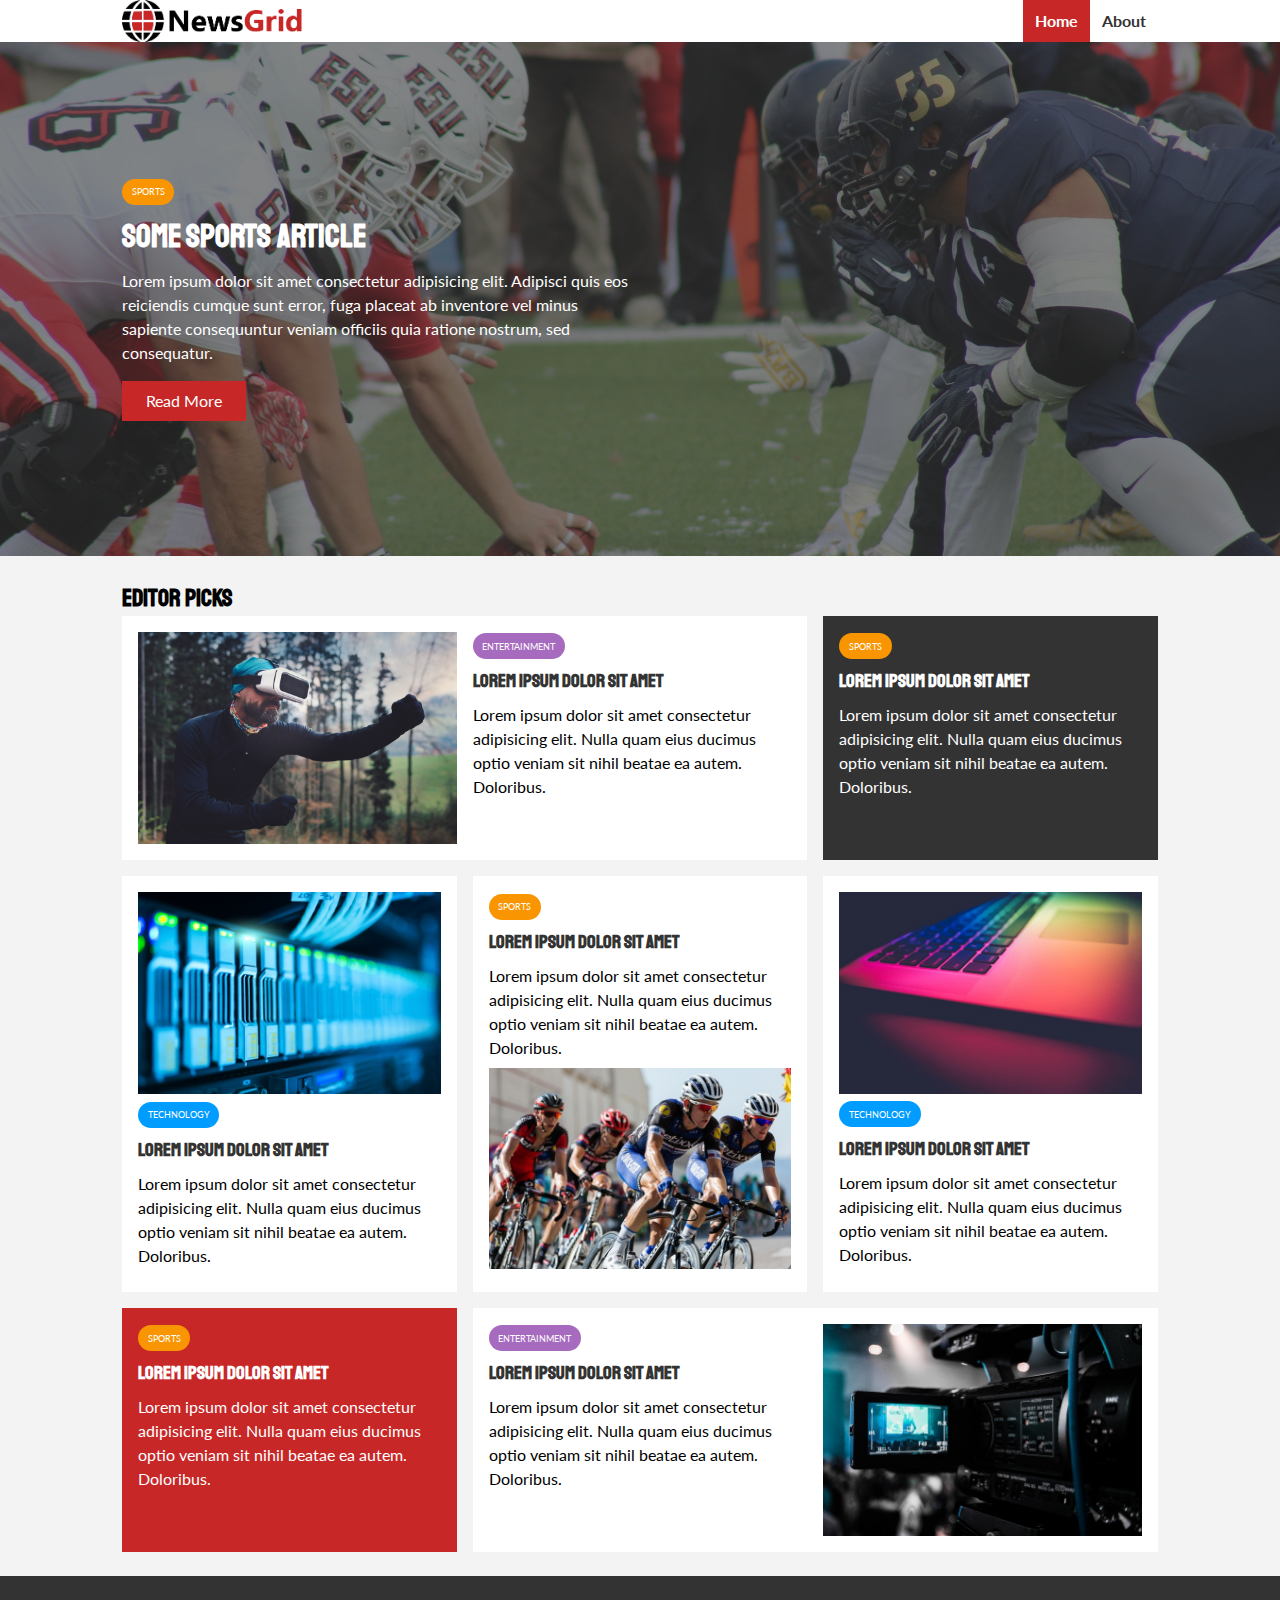
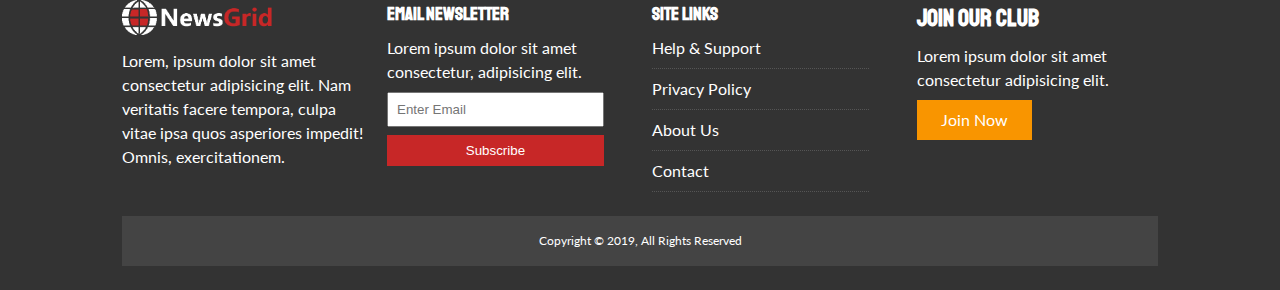
<file: index.html>
<!DOCTYPE html>
<html lang="en">
  <head>
    <meta charset="UTF-8" />
    <meta http-equiv="X-UA-Compatible" content="IE=edge" />
    <meta name="viewport" content="width=device-width, initial-scale=1.0" />
    <link
      rel="stylesheet"
      href="https://use.fontawesome.com/releases/v5.6.3/css/all.css"
      integrity="sha384-UHRtZLI+pbxtHCWp1t77Bi1L4ZtiqrqD80Kn4Z8NTSRyMA2Fd33n5dQ8lWUE00s/"
      crossorigin="anonymous"
    />
    <link
      href="https://fonts.googleapis.com/css?family=Lato|Staatliches"
      rel="stylesheet"
    />
    <link rel="stylesheet" href="css/styles.css" />
    <link
      rel="stylesheet"
      media="screen and (max-width: 768px)"
      href="css/mobile.css"
    />
    <title>NewsGrid</title>
  </head>
  <body>
    <nav id="main-nav">
      <div class="container">
        <img src="./img/logo.png" alt="Logo" class="logo" />
        <div class="social">
          <a href="http://facebook.com" target="_blank"
            ><i class="fab fa-facebook fa-2x"></i
          ></a>
          <a href="http://twitter.com" target="_blank"
            ><i class="fab fa-twitter fa-2x"></i
          ></a>
          <a href="http://instagram.com" target="_blank"
            ><i class="fab fa-instagram fa-2x"></i
          ></a>
          <a href="http://youtube.com" target="_blank"
            ><i class="fab fa-youtube fa-2x"></i
          ></a>
        </div>
        <ul>
          <li><a href="index.html" class="current">Home</a></li>
          <li><a href="about.html">About</a></li>
        </ul>
      </div>
    </nav>

    <!-- Showcase -->
    <header id="showcase">
      <div class="container">
        <div class="showcase-container">
          <div class="showcase-content">
            <div class="category category-sports">Sports</div>
            <h1>Some Sports Article</h1>
            <p>
              Lorem ipsum dolor sit amet consectetur adipisicing elit. Adipisci
              quis eos reiciendis cumque sunt error, fuga placeat ab inventore
              vel minus sapiente consequuntur veniam officiis quia ratione
              nostrum, sed consequatur.
            </p>
            <a href="article.html" class="btn btn-primary">Read More</a>
          </div>
        </div>
      </div>
    </header>

  <!-- Home Articles -->
  <section id="home-articles" class="py-2">
    <div class="container">
        <h2>Editor Picks</h2>
        <div class="articles-container">
          <article class="card">
            <img src="img/articles/ent1.jpg" alt="">
            <div>
              <div class="category category-ent">Entertainment</div>
              <h3>
                <a href="article.html">Lorem ipsum dolor sit amet</a>
              </h3>
              <p>Lorem ipsum dolor sit amet consectetur adipisicing elit. Nulla quam eius ducimus optio veniam sit nihil beatae ea autem. Doloribus.</p>
            </div>
          </article>
          <article class="bg-dark" style="padding: 1rem;">
            <div class="category category-sports" >Sports</div>
            <h3>
              <a href="article.html">Lorem ipsum dolor sit amet</a>
            </h3>
            <p>Lorem ipsum dolor sit amet consectetur adipisicing elit. Nulla quam eius ducimus optio veniam sit nihil beatae ea autem. Doloribus.</p>
          </article>
          <article class="card">
            <img src="img/articles/tech1.jpg" alt="">
            <div class="category category-tech">Technology</div>
            <h3>
              <a href="article.html">Lorem ipsum dolor sit amet</a>
            </h3>
            <p>Lorem ipsum dolor sit amet consectetur adipisicing elit. Nulla quam eius ducimus optio veniam sit nihil beatae ea autem. Doloribus.</p>
          </article>
          <article class="card">
            <div class="category category-sports">Sports</div>
            <h3>
              <a href="article.html">Lorem ipsum dolor sit amet</a>
            </h3>
            <p>Lorem ipsum dolor sit amet consectetur adipisicing elit. Nulla quam eius ducimus optio veniam sit nihil beatae ea autem. Doloribus.</p>
            <img src="img/articles/sports1.jpg" alt="">
          </article>
          <article class="card">
            <img src="img/articles/tech2.jpg" alt="">
            <div class="category category-tech">Technology</div>
            <h3>
              <a href="article.html">Lorem ipsum dolor sit amet</a>
            </h3>
            <p>Lorem ipsum dolor sit amet consectetur adipisicing elit. Nulla quam eius ducimus optio veniam sit nihil beatae ea autem. Doloribus.</p>
          </article>
          <article class="bg-primary" style="padding: 1rem;">
            <div class="category category-sports">Sports</div>
            <h3>
              <a href="article.html">Lorem ipsum dolor sit amet</a>
            </h3>
            <p>Lorem ipsum dolor sit amet consectetur adipisicing elit. Nulla quam eius ducimus optio veniam sit nihil beatae ea autem. Doloribus.</p>
          </article>
          <article class="card">
            <div>
              <div class="category category-ent">Entertainment</div>
              <h3>
                <a href="article.html">Lorem ipsum dolor sit amet</a>
              </h3>
              <p>Lorem ipsum dolor sit amet consectetur adipisicing elit. Nulla quam eius ducimus optio veniam sit nihil beatae ea autem. Doloribus.</p>
            </div>
            <img src="img/articles/ent2.jpg" alt="">
          </article>
        </div>
    </div>
  </section>

  <!-- Footer -->
  <footer id="main-footer" class="py-2">
    <div class="container footer-container">
      <div>
        <img src="./img/logo_light.png" alt="Newsgrid">
        <p>Lorem, ipsum dolor sit amet consectetur adipisicing elit. Nam veritatis facere tempora, culpa vitae ipsa quos asperiores impedit! Omnis, exercitationem.</p>
      </div>
      <div>
        <h3>Email Newsletter</h3>
        <p>Lorem ipsum dolor sit amet consectetur, adipisicing elit.</p>
        <form>
          <input type="email" placeholder="Enter Email">
          <input type="submit" value="Subscribe" class="btn btn-primary">
        </form>
      </div>
      <div>
        <h3>Site Links</h3>
        <ul class="list">
          <li><a href="#">Help & Support</a></li>
          <li><a href="#">Privacy Policy</a></li>
          <li><a href="#">About Us</a></li>
          <li><a href="#">Contact</a></li>
        </ul>
      </div>
      <div>
        <h2>Join Our Club</h2>
        <p>Lorem ipsum dolor sit amet consectetur adipisicing elit.</p>
        <a href="#" class="btn btn-secondary">Join Now</a>
      </div>
      <div>
        <p>Copyright &copy; 2019, All Rights Reserved</p>
      </div>
    </div>
  </footer>
  </body>
</html>
</file>
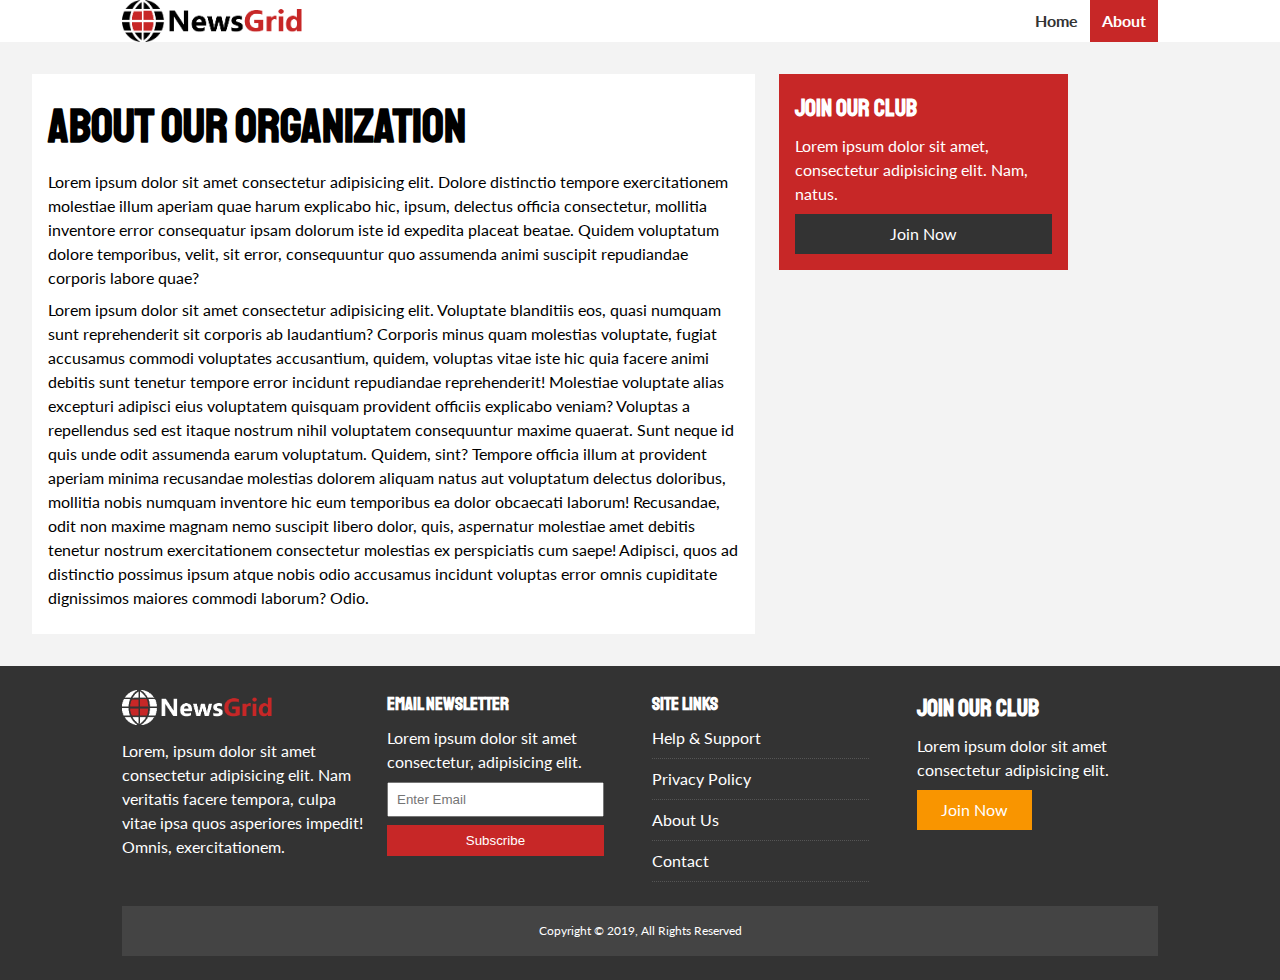
<file: about.html>
<!DOCTYPE html>
<html lang="en">
  <head>
    <meta charset="UTF-8" />
    <meta http-equiv="X-UA-Compatible" content="IE=edge" />
    <meta name="viewport" content="width=device-width, initial-scale=1.0" />
    <link
      rel="stylesheet"
      href="https://use.fontawesome.com/releases/v5.6.3/css/all.css"
      integrity="sha384-UHRtZLI+pbxtHCWp1t77Bi1L4ZtiqrqD80Kn4Z8NTSRyMA2Fd33n5dQ8lWUE00s/"
      crossorigin="anonymous"
    />
    <link
      href="https://fonts.googleapis.com/css?family=Lato|Staatliches"
      rel="stylesheet"
    />
    <link rel="stylesheet" href="css/styles.css" />
    <link
      rel="stylesheet"
      media="screen and (max-width: 768px)"
      href="css/mobile.css"
    />
    <title>NewsGrid | About</title>
  </head>
  <body>
    <nav id="main-nav">
      <div class="container">
        <img src="./img/logo.png" alt="Logo" class="logo" />
        <div class="social">
          <a href="http://facebook.com" target="_blank"
            ><i class="fab fa-facebook fa-2x"></i
          ></a>
          <a href="http://twitter.com" target="_blank"
            ><i class="fab fa-twitter fa-2x"></i
          ></a>
          <a href="http://instagram.com" target="_blank"
            ><i class="fab fa-instagram fa-2x"></i
          ></a>
          <a href="http://youtube.com" target="_blank"
            ><i class="fab fa-youtube fa-2x"></i
          ></a>
        </div>
        <ul>
          <li><a href="index.html">Home</a></li>
          <li><a href="about.html" class="current">About</a></li>
        </ul>
      </div>
    </nav>

    <!-- About -->
    <section id="about">
      <div class="container page-container">
        <article class="card">
          <h1 class="l-heading">About Our Organization</h1>
          <p>Lorem ipsum dolor sit amet consectetur adipisicing elit. Dolore distinctio tempore exercitationem molestiae illum aperiam quae harum explicabo hic, ipsum, delectus officia consectetur, mollitia inventore error consequatur ipsam dolorum iste id expedita placeat beatae. Quidem voluptatum dolore temporibus, velit, sit error, consequuntur quo assumenda animi suscipit repudiandae corporis labore quae?</p>
          <p>Lorem ipsum dolor sit amet consectetur adipisicing elit. Voluptate blanditiis eos, quasi numquam sunt reprehenderit sit corporis ab laudantium? Corporis minus quam molestias voluptate, fugiat accusamus commodi voluptates accusantium, quidem, voluptas vitae iste hic quia facere animi debitis sunt tenetur tempore error incidunt repudiandae reprehenderit! Molestiae voluptate alias excepturi adipisci eius voluptatem quisquam provident officiis explicabo veniam? Voluptas a repellendus sed est itaque nostrum nihil voluptatem consequuntur maxime quaerat. Sunt neque id quis unde odit assumenda earum voluptatum. Quidem, sint? Tempore officia illum at provident aperiam minima recusandae molestias dolorem aliquam natus aut voluptatum delectus doloribus, mollitia nobis numquam inventore hic eum temporibus ea dolor obcaecati laborum! Recusandae, odit non maxime magnam nemo suscipit libero dolor, quis, aspernatur molestiae amet debitis tenetur nostrum exercitationem consectetur molestias ex perspiciatis cum saepe! Adipisci, quos ad distinctio possimus ipsum atque nobis odio accusamus incidunt voluptas error omnis cupiditate dignissimos maiores commodi laborum? Odio.</p>
        </article>
        <aside class="bg-primary">
          <h2>Join Our Club</h2>
          <p>Lorem ipsum dolor sit amet, consectetur adipisicing elit. Nam, natus.</p>
          <a href="" class="btn btn-dark btn-block">Join Now</a>
        </aside>
      </div>
    </section>

  <!-- Footer -->
  <footer id="main-footer" class="py-2">
    <div class="container footer-container">
      <div>
        <img src="./img/logo_light.png" alt="Newsgrid">
        <p>Lorem, ipsum dolor sit amet consectetur adipisicing elit. Nam veritatis facere tempora, culpa vitae ipsa quos asperiores impedit! Omnis, exercitationem.</p>
      </div>
      <div>
        <h3>Email Newsletter</h3>
        <p>Lorem ipsum dolor sit amet consectetur, adipisicing elit.</p>
        <form>
          <input type="email" placeholder="Enter Email">
          <input type="submit" value="Subscribe" class="btn btn-primary">
        </form>
      </div>
      <div>
        <h3>Site Links</h3>
        <ul class="list">
          <li><a href="#">Help & Support</a></li>
          <li><a href="#">Privacy Policy</a></li>
          <li><a href="#">About Us</a></li>
          <li><a href="#">Contact</a></li>
        </ul>
      </div>
      <div>
        <h2>Join Our Club</h2>
        <p>Lorem ipsum dolor sit amet consectetur adipisicing elit.</p>
        <a href="#" class="btn btn-secondary btn">Join Now</a>
      </div>
      <div>
        <p>Copyright &copy; 2019, All Rights Reserved</p>
      </div>
    </div>
  </footer>
  </body>
</html>
</file>
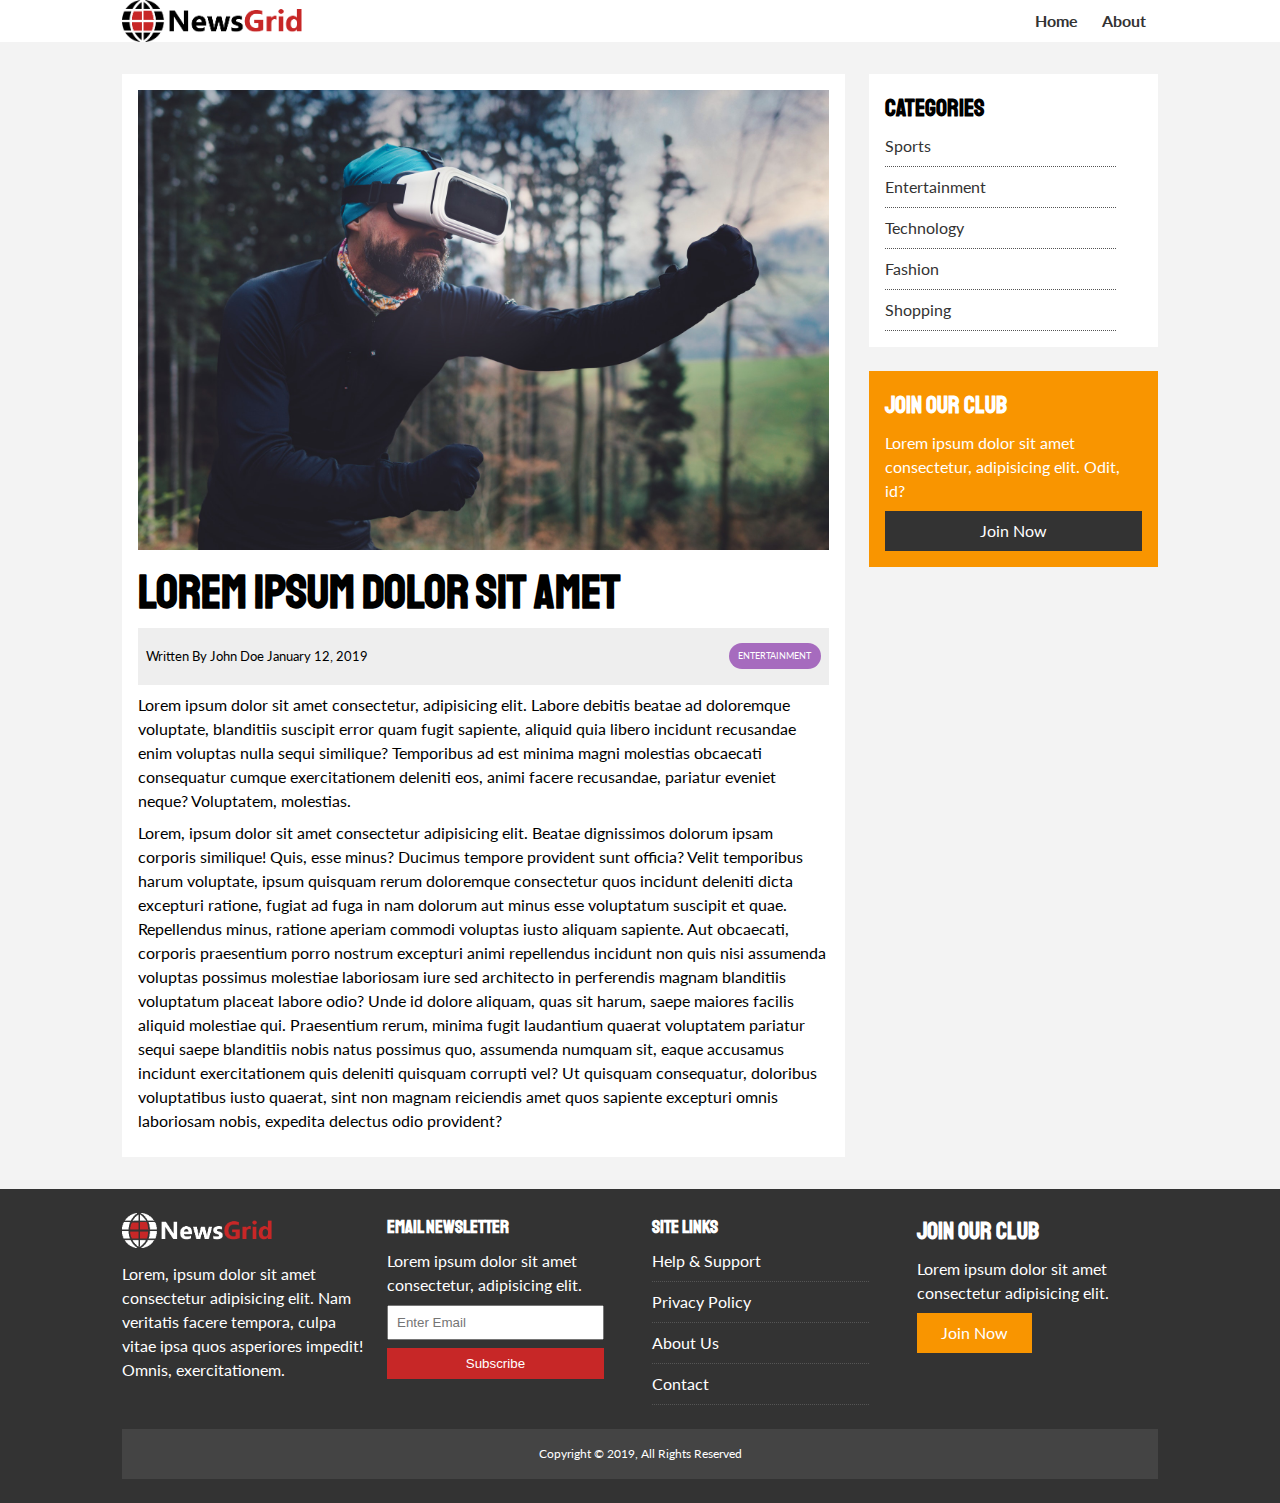
<file: article.html>
<!DOCTYPE html>
<html lang="en">
  <head>
    <meta charset="UTF-8" />
    <meta http-equiv="X-UA-Compatible" content="IE=edge" />
    <meta name="viewport" content="width=device-width, initial-scale=1.0" />
    <link
      rel="stylesheet"
      href="https://use.fontawesome.com/releases/v5.6.3/css/all.css"
      integrity="sha384-UHRtZLI+pbxtHCWp1t77Bi1L4ZtiqrqD80Kn4Z8NTSRyMA2Fd33n5dQ8lWUE00s/"
      crossorigin="anonymous"
    />
    <link
      href="https://fonts.googleapis.com/css?family=Lato|Staatliches"
      rel="stylesheet"
    />
    <link rel="stylesheet" href="css/styles.css" />
    <link
      rel="stylesheet"
      media="screen and (max-width: 768px)"
      href="css/mobile.css"
    />
    <title>NewsGrid | About</title>
  </head>
  <body>
    <nav id="main-nav">
      <div class="container">
        <img src="./img/logo.png" alt="Logo" class="logo" />
        <div class="social">
          <a href="http://facebook.com" target="_blank"
            ><i class="fab fa-facebook fa-2x"></i
          ></a>
          <a href="http://twitter.com" target="_blank"
            ><i class="fab fa-twitter fa-2x"></i
          ></a>
          <a href="http://instagram.com" target="_blank"
            ><i class="fab fa-instagram fa-2x"></i
          ></a>
          <a href="http://youtube.com" target="_blank"
            ><i class="fab fa-youtube fa-2x"></i
          ></a>
        </div>
        <ul>
          <li><a href="index.html">Home</a></li>
          <li><a href="about.html">About</a></li>
        </ul>
      </div>
    </nav>

    <!-- Articles -->
    <section id="article">
      <div class="container">
        <div class="page-container">
          <article class="card">
            <img src="img/articles/ent1.jpg" alt="">
            <h1 class="l-heading">Lorem ipsum dolor sit amet</h1>
            <div class="meta">
              <small>
                <i class="fas fa-user"></i> Written By John Doe January 12, 2019
              </small>
              <div class="category category-ent">Entertainment</div>
            </div>
            <p>Lorem ipsum dolor sit amet consectetur, adipisicing elit. Labore debitis beatae ad doloremque voluptate, blanditiis suscipit error quam fugit sapiente, aliquid quia libero incidunt recusandae enim voluptas nulla sequi similique? Temporibus ad est minima magni molestias obcaecati consequatur cumque exercitationem deleniti eos, animi facere recusandae, pariatur eveniet neque? Voluptatem, molestias.</p>
            <p>Lorem, ipsum dolor sit amet consectetur adipisicing elit. Beatae dignissimos dolorum ipsam corporis similique! Quis, esse minus? Ducimus tempore provident sunt officia? Velit temporibus harum voluptate, ipsum quisquam rerum doloremque consectetur quos incidunt deleniti dicta excepturi ratione, fugiat ad fuga in nam dolorum aut minus esse voluptatum suscipit et quae. Repellendus minus, ratione aperiam commodi voluptas iusto aliquam sapiente. Aut obcaecati, corporis praesentium porro nostrum excepturi animi repellendus incidunt non quis nisi assumenda voluptas possimus molestiae laboriosam iure sed architecto in perferendis magnam blanditiis voluptatum placeat labore odio? Unde id dolore aliquam, quas sit harum, saepe maiores facilis aliquid molestiae qui. Praesentium rerum, minima fugit laudantium quaerat voluptatem pariatur sequi saepe blanditiis nobis natus possimus quo, assumenda numquam sit, eaque accusamus incidunt exercitationem quis deleniti quisquam corrupti vel? Ut quisquam consequatur, doloribus voluptatibus iusto quaerat, sint non magnam reiciendis amet quos sapiente excepturi omnis laboriosam nobis, expedita delectus odio provident?</p>
          </article>
  
          <aside id="categories" class="card">
            <h2>Categories</h2>
            <ul class="list">
              <li><a href="#"><i class="fas fa-chevron-right"></i> Sports</a></li>
              <li><a href="#"><i class="fas fa-chevron-right"></i> Entertainment</a></li>
              <li><a href="#"><i class="fas fa-chevron-right"></i> Technology</a></li>
              <li><a href="#"><i class="fas fa-chevron-right"></i> Fashion</a></li>
              <li><a href="#"><i class="fas fa-chevron-right"></i> Shopping</a></li>
            </ul>
          </aside>
  
          <aside class="bg-secondary">
            <h2>Join Our Club</h2>
            <p>Lorem ipsum dolor sit amet consectetur, adipisicing elit. Odit, id?</p>
            <a href="#" class="btn btn-dark btn-block">Join Now</a>
          </aside>
        </div>
      </div>
    </section>
  

  <!-- Footer -->
  <footer id="main-footer" class="py-2">
    <div class="container footer-container">
      <div>
        <img src="./img/logo_light.png" alt="Newsgrid">
        <p>Lorem, ipsum dolor sit amet consectetur adipisicing elit. Nam veritatis facere tempora, culpa vitae ipsa quos asperiores impedit! Omnis, exercitationem.</p>
      </div>
      <div>
        <h3>Email Newsletter</h3>
        <p>Lorem ipsum dolor sit amet consectetur, adipisicing elit.</p>
        <form>
          <input type="email" placeholder="Enter Email">
          <input type="submit" value="Subscribe" class="btn btn-primary">
        </form>
      </div>
      <div>
        <h3>Site Links</h3>
        <ul class="list">
          <li><a href="#">Help & Support</a></li>
          <li><a href="#">Privacy Policy</a></li>
          <li><a href="#">About Us</a></li>
          <li><a href="#">Contact</a></li>
        </ul>
      </div>
      <div>
        <h2>Join Our Club</h2>
        <p>Lorem ipsum dolor sit amet consectetur adipisicing elit.</p>
        <a href="#" class="btn btn-secondary btn">Join Now</a>
      </div>
      <div>
        <p>Copyright &copy; 2019, All Rights Reserved</p>
      </div>
    </div>
  </footer>
  </body>
</html>
</file>
<file: css/styles.css>
:root {
  --primary-color: #c72727;
  --secondary-color: #f99500;
  --light-color: #f3f3f3;
  --dark-color: #333;
  --max-width: 1100px;
}

.category {
  --sports-color: #f99500;
  --ent-color: #a66bbe;
  --tech-color: #009cff;
}

* {
  margin: 0;
  padding: 0;
  box-sizing: border-box;
}

body {
  font-family: 'Lato', sans-serif;
  line-height: 1.5;
  background: var(--light-color);
}

a {
  color: var(--dark-color);
  text-decoration: none;
}

ul {
  list-style: none;
}

img {
  width: 100%;
}

p {
  margin: .5rem 0;
}

h1, h2, h3, h4, h5, h6 {
  font-family: 'Staatliches', cursive;
}
.bg-dark {
  background: var(--dark-color);
  color: #fff;
}

.bg-primary {
  background: var(--primary-color);
  color: #fff;
}

.bg-secondary {
  background: var(--secondary-color);
  color: #fff;
}

.bg-dark h1,
.bg-dark h2,
.bg-dark h3,
.bg-dark a,
.bg-primary h1,
.bg-primary h2,
.bg-primary h3,
.bg-primary a,
.bg-secondary h1,
.bg-secondary h2,
.bg-secondary h3,
.bg-secondary a {
  color: #fff;
}


.py-1 {padding: 1.5rem 0;}
.py-2 {padding: 1.5rem 0;}
.py-3 {padding: 1.5rem 0;}
.p-1 {padding: 1.5rem 0;}
.p-2 {padding: 1.5rem 0;}
.p-3 {padding: 1.5rem 0;}

.l-heading {
  font-size: 3rem;
}
/*Utility */
.container {
  max-width: var(--max-width);
  margin: auto;
  padding: 0 2rem;
  overflow: hidden;
}
.category {
  display: inline-block;
  color: #fff;
  font-size: 0.55rem;
  text-transform: uppercase;
  padding: 0.4rem 0.6rem;
  border-radius: 15px;
  margin-bottom: 0.5rem;
}
.category-sports {
  background: var(--sports-color);
}
.category-ent {
  background: var(--ent-color);
}
.category-tech {
  background: var(--tech-color);
}
.btn {
  display: inline-block;
  border: none;
  background: var(--dark-color);
  color: #fff;
  padding: 0.5rem 1.5rem;
}
.btn-light { background: var(--light-color); }
.btn-primary { background: var(--primary-color); }
.btn-secondary { background: var(--secondary-color);}
.btn:hover {
  opacity: 0.8;
}
.btn-block {
  display: block;
  width: 100%;
  text-align: center;
}
.card {
  background: #fff;
  padding: 1rem;
}
.list li {
  padding: .5rem 0;
  border-bottom: #555 dotted 1px;
  width: 90%;
}
.list li a:hover {
  color: var(--primary-color) !important;
}
/* Navigation */
#main-nav {
  background: #fff;
  position: sticky;
  top: 0;
  z-index: 2;
}
#main-nav .container {
  display: grid;
  grid-template-columns: 6fr 3fr 2fr;
  align-items: center;
}
#main-nav .logo {
  width: 180px;
}
#main-nav ul {
  justify-self: end;
  display: flex;
}
#main-nav ul li a {
  padding: 0.75rem;
  font-weight: bold;
}
#main-nav ul li a.current {
  background: var(--primary-color);
  color: #fff;
}
#main-nav ul li a:hover {
  background: var(--light-color);
  color: var(--dark-color);
}
#main-nav .social {
  justify-self: center;
}
#main-nav .social i {
  color: #777;
  margin-right: 0.5rem;
}

/* Showcase */

#showcase {
  color: #fff;
  background: var(--dark-color);
  padding: 2rem;
  position: relative;
}
#showcase:before {
  content: '';
  background: url('../img/featured.jpg') no-repeat center center/cover;
  position: absolute;
  top: 0;
  left: 0;
  width: 100%;
  height: 100%;
  opacity: 0.4;
}
#showcase .showcase-container {
  display: grid;
  grid-template-columns: repeat(2, 1fr);
  justify-content: center;
  align-items: center;
  height: 50vh;
}
#showcase .showcase-content {
  z-index: 1;
}
#showcase .showcase-content p {
  margin-bottom: 1rem;
}

/* Home Articles */
#home-articles .articles-container {
  display: grid;
  grid-template-columns: repeat(3, 1fr);
  grid-gap: 1rem;
}
#home-articles .articles-container > *:first-child {
  display: grid;
  grid-template-columns: repeat(2,1fr);
  gap: 1rem;
  grid-column: 1 / span 2;
}
#home-articles .articles-container > *:last-child {
  display: grid;
  grid-template-columns: repeat(2,1fr);
  gap: 1rem;
  grid-column: 2 / span 2;
}

/* Footer */
#main-footer {
  background: var(--dark-color);
  color: #fff;
}
#main-footer img {
  width: 150px;
}
#main-footer a {
  color: #fff;
}
#main-footer .footer-container {
  display: grid;
  grid-template-columns: repeat(4, 1fr);
  gap: 1.5rem;
}
#main-footer .footer-container > *:last-child {
  background: #444;
  grid-column: 1 / span 4;
  padding: .5rem;
  text-align: center;
  font-size: .75rem;
}#main-footer .footer-container input[type="email"] {
  width: 90%;
  padding: .5rem;
  margin-bottom: 0.5rem;
}
#main-footer .footer-container input[type="submit"] {
  width: 90%;
}

/* About */
.page-container {
  display: grid;
  grid-template-columns: 5fr 2fr;
  margin: 2rem 0;
  gap: 1.5rem;
}
.page-container > *:first-child {
  grid-row: 1 / span 3;
}
.page-container > *:last-child{
  width: 100%;
  padding: 1rem;
}

#article .meta {
  display: flex;
  justify-content: space-between;
  align-items: center;
  background: #eee;
  padding: 0.5rem;
}
#article .meta .category {
  margin-top: 0.4rem;
}
</file>
<file: css/mobile.css>
/* Navigation */
#main-nav .social {
  display: none;
}

#main-nav .container {
  grid-template-columns: 1fr;
  grid-gap: 1.2rem;
}

#main-nav ul,
#main-nav .logo {
  justify-self: center;
}

#main-nav ul li a {
  padding: 0.50rem;
}

#home-articles .articles-container {
  grid-template-columns: repeat(2, 1fr);
}

#home-articles .articles-container > *:first-child,
#home-articles .articles-container > *:last-child {
  grid-template-columns: 1fr;
  grid-column: 1;
}

@media(max-width: 600px) {
  /* Stack Grid Items */
  #showcase .showcase-container,
  #home-articles .articles-container,
  #main-footer .footer-container {
    grid-template-columns: 1fr;
  }

  #main-footer .footer-container > *:last-child {
    grid-column: 1;
  }

  #main-footer .footer-container > *:first-child,
  #main-footer .footer-container > *:nth-child(2){
    border-bottom: #444 dotted 1px;
    padding-bottom: 1rem;
  }

  .page-container {
    grid-template-columns: 1fr;
    text-align: center;
  }

  .page-container > *:first-child {
    grid-row: 1;
  }

  .l-heading {
    font-size: 2rem;
  }
}
</file>
